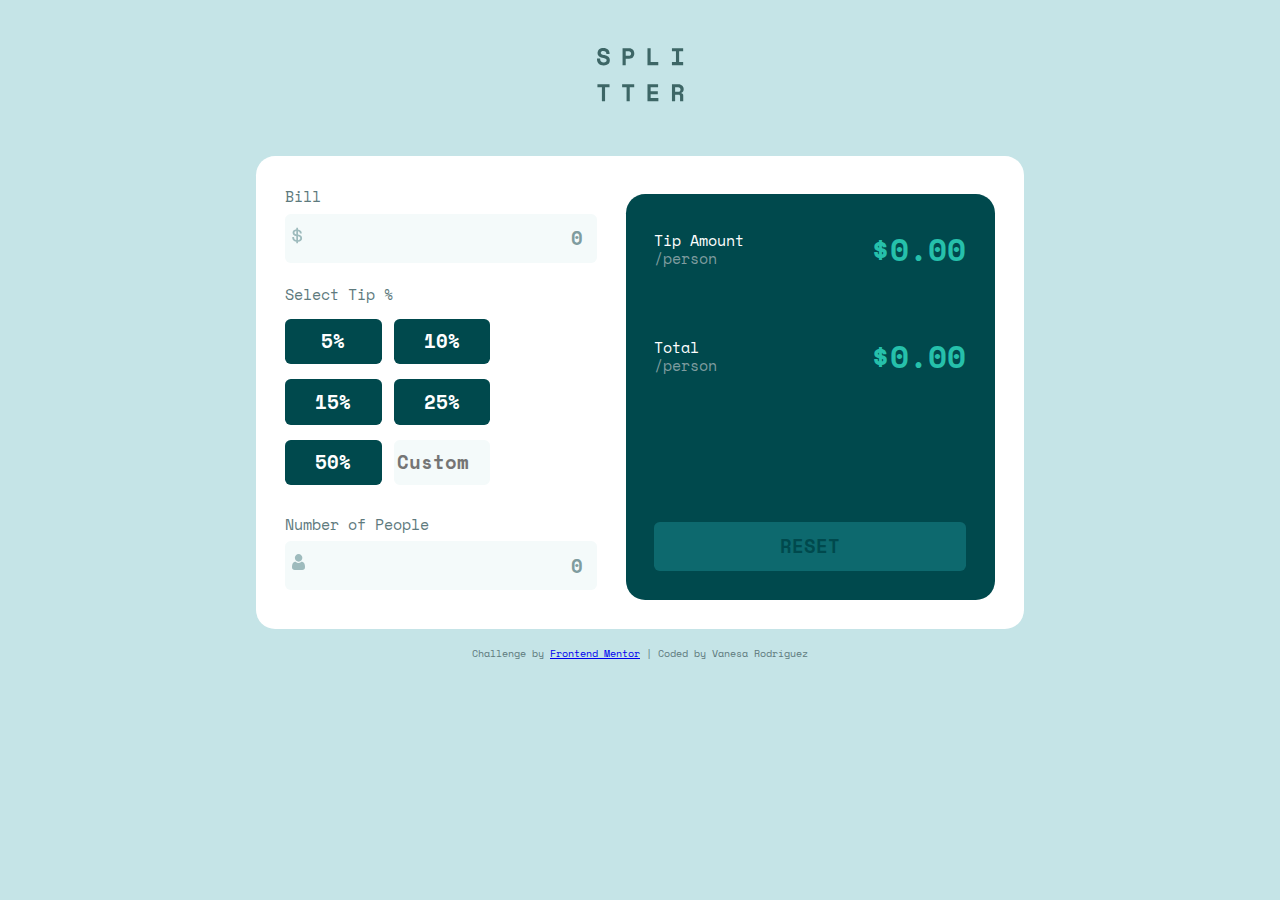
<file: Apps/tip-calculator-app-main/index.html>
<!DOCTYPE html>
<html lang="en">
<head>
  <meta charset="UTF-8">
  <meta name="viewport" content="width=device-width, initial-scale=1.0"> 
  <link rel="icon" type="image/png" sizes="32x32" href="./images/favicon-32x32.png">
  <link rel="stylesheet" href="css/normalize.css">
  <link rel="stylesheet" href="css/style.css">
  <title>Tip Calculator App</title>
</head>
<body>
  <!--Header-->
  <header class="header">
    <img src="images/logo.svg" alt="Logotipo" class="logotipo">
  </header>

  <main class="main">
    <!--Calculator Component-->
    <div class="calculator__tip">
      <div class="options__tip">
        <div class="insert__bill">
          <label for="bill">Bill</label>
          <input type="text" name="bill" id="bill" class="input__text" placeholder="0">
        </div>
        <div class="select__tip">
          <label>Select Tip %</label>
          <div class="btns__tip">
            <input type="button" class="tip" data-btn-tip="5" value="5%">
            <input type="button" class="tip" data-btn-tip="10" value="10%">
            <input type="button" class="tip" data-btn-tip="15" value="15%">
            <input type="button" class="tip" data-btn-tip="25" value="25%">
            <input type="button" class="tip" data-btn-tip="50" value="50%">
            <input type="text"  class="tip" id="custom" placeholder="Custom">
          </div>
        </div>
        <div class="people__tip">
          <label for="people">Number of People</label>
          <span class="people__warning"></span>
          <input type="text" name="people" id="people" class="input__text" placeholder="0">
        </div>
      </div>
      <div class="summary__tip">
        <div class="summary__amount">
          <div class="summary">
            <div class="paragrahps">
              <p class="amount__tip">Tip Amount</p>
              <p class="person">/person</p>
            </div>
            <p class="amount" id="amount"></p>
          </div>
        </div>
        <div class="summary__total">
          <div class="summary">
            <div class="paragraphs">
              <p class="total__tip">Total</p>
              <p class="person">/person</p>
            </div>
            <p class="total" id="total"></p>
          </div>
        </div>
        <input type="reset" value="Reset" id="reset">
      </div>
    </div>
  </main>
  <!--Footer-->
  <footer class="footer">
    <p class="attribution">Challenge by <a href="https://www.frontendmentor.io?ref=challenge" target="_blank">Frontend Mentor</a> | Coded by Vanesa Rodríguez</p>
  </footer>
</body>
<script src="js/script.js"></script>
</html>
</file>
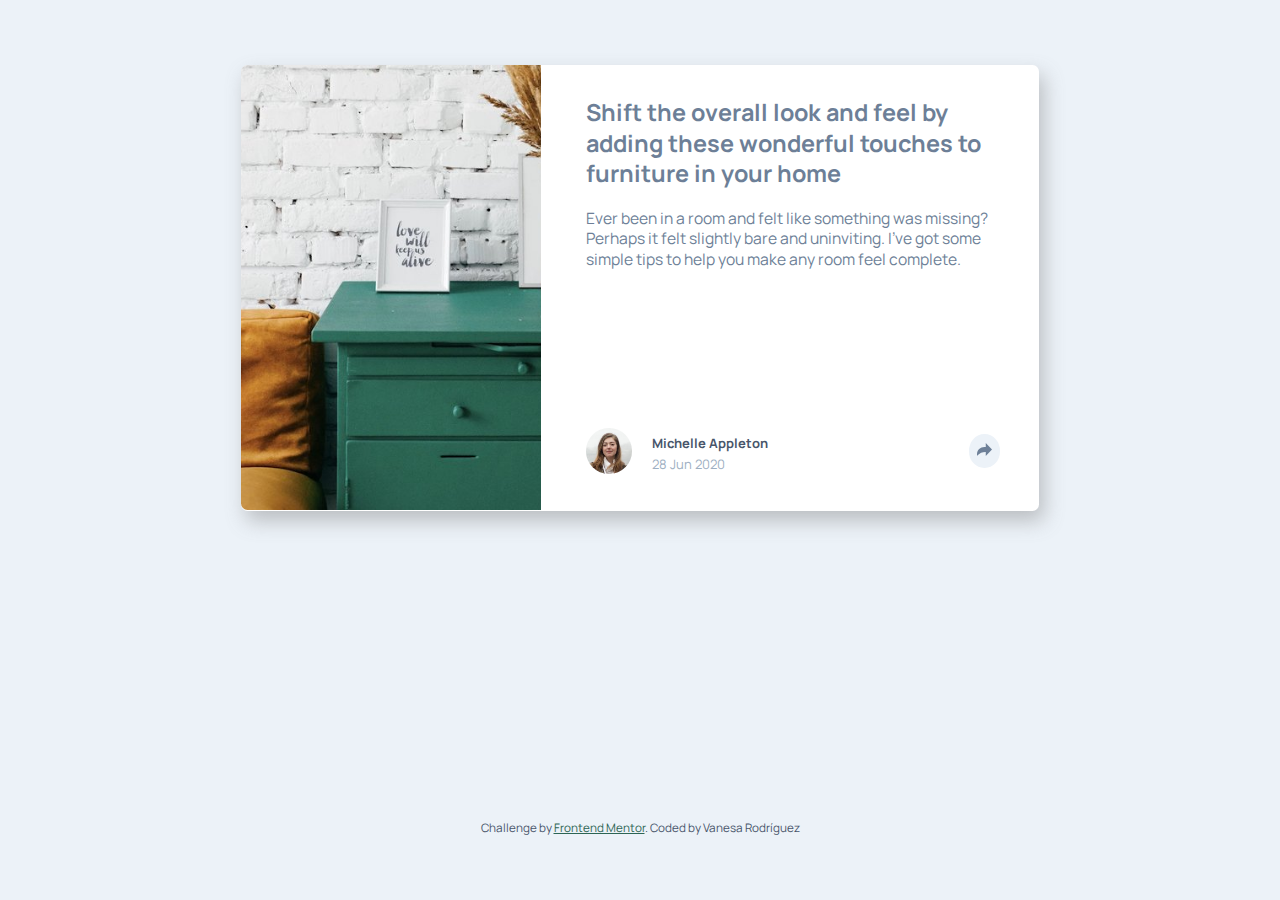
<file: Components/article-preview-component-master/index.html>
<!DOCTYPE html>
<html lang="en">
<head>
  <meta charset="UTF-8">
  <meta name="viewport" content="width=device-width, initial-scale=1.0"> 
  <link rel="stylesheet" href="css/normalize.css">
  <link rel="stylesheet" href="css/styles.css">
  <link rel="stylesheet" href="https://use.fontawesome.com/releases/v5.8.1/css/all.css" integrity="sha384-50oBUHEmvpQ+1lW4y57PTFmhCaXp0ML5d60M1M7uH2+nqUivzIebhndOJK28anvf" crossorigin="anonymous">
  <title>Article Preview Component</title>
</head>
<body>
  <main class="main">
    <article class="article">
      <div class="article__header">
        <img src="images/drawers.jpg" class="image__header" alt="Imagen con una mesa y decoración">
      </div>
      <div class="article__body">
        <h2 class="article__title">Shift the overall look and feel by adding these wonderful 
          touches to furniture in your home</h2>
          <p class="article__preview__paragrahp">Ever been in a room and felt like something was missing? Perhaps 
            it felt slightly bare and uninviting. I’ve got some simple tips 
            to help you make any room feel complete.</p>
      </div>
      <div class="article__footer">
        <img src="images/avatar-michelle.jpg" class="image__author" alt="Avatar de Michelle">
        <div class="article__publication">
          <p class="article__author text--bold">Michelle Appleton</p>
          <time class="article__date text--grayish">28 Jun 2020</time>
        </div>
        <div class="article__share">
          <a href="" class="share" id="share__btn"><img class="image__share" src="images/icon-share.svg" alt="Compartir artículo"></a>
        </div>
      </div>
      <tooltip class="tooltip__share">
        <p class="share__text">Share</p>
        <div class="share__icons">
          <a href="#" class="icon"><i class="fab fa-facebook-square fa-2x"></i></a>
          <a href="#" class="icon"><i class="fab fa-twitter fa-2x"></i></a>
          <a href="#" class="icon"><i class="fab fa-pinterest fa-2x"></i></a>
        </div>
      </tooltip>   
    </article>
  </main>

  <footer class="footer">
    <div class="attribution">
      <p class="attibution__paragraph">Challenge by <a href="https://www.frontendmentor.io?ref=challenge" target="_blank">Frontend Mentor</a>. 
        Coded by Vanesa Rodríguez</p>
    </div>
  </footer>
</body>
<script src="js/script.js"></script>
</html>
</file>
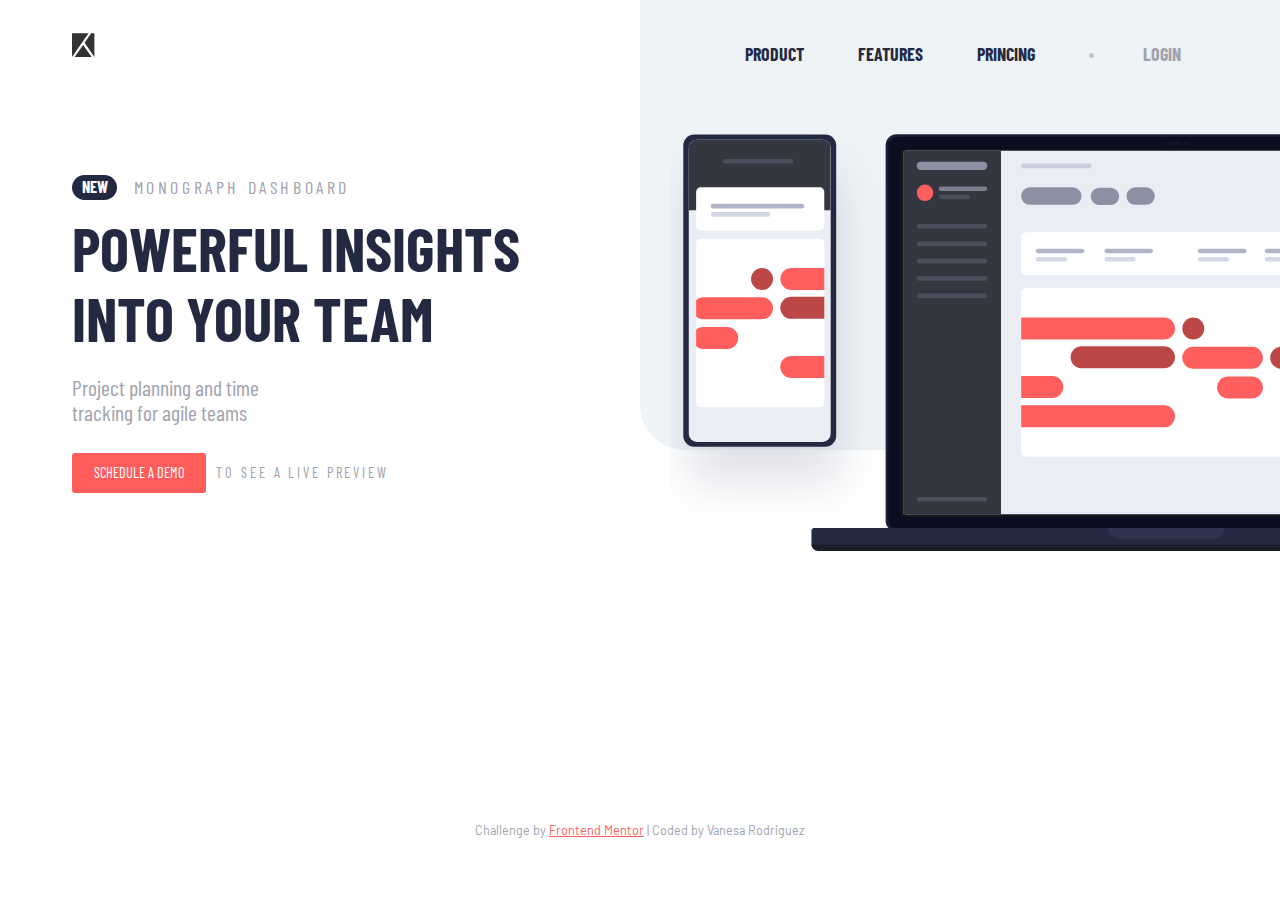
<file: Components/project-tracking-intro-component-master/index.html>
<!DOCTYPE html>
<html lang="es">
<head>
  <meta charset="UTF-8">
  <meta name="viewport" content="width=device-width, initial-scale=1.0"> <!-- displays site properly based on user's device -->
  <link rel="icon" type="image/png" sizes="32x32" href="./images/favicon-32x32.png">
  <link rel="stylesheet" href="css/normalize.css">
  <link rel="stylesheet" href="css/style.css">
  <title>Project tracking intro component</title>
</head>
<body>
  <header class="header">
    <img src="images/logo.svg" alt="Logotipo" class="header__logo">
    <div class="menu__mobile__icon">
      <img src="images/icon-hamburger.svg" alt="Menú principal" class="menu__btn --open">
      <img src="images/icon-close.svg" alt="" class="menu__close --close">
    </div>
    <nav class="menu__desktop nav">
      <ul class="menu__list__items">
        <li class="menu__item"><a href="#">Product</a></li>
        <li class="menu__item"><a href="#">Features</a></li>
        <li class="menu__item"><a href="#">Princing</a></li>
        <li class="menu__item"><a href="#">Login</a></li>
      </ul>
    </nav>
  </header>

  <div class="menu__mobile">
    <ul class="menu__list__items">
      <li class="menu__item"><a href="#">Product</a></li>
      <li class="menu__item"><a href="#">Features</a></li>
      <li class="menu__item"><a href="#">Princing</a></li>
      <li class="menu__item"><a href="#">Login</a></li>
    </ul>
  </div>

  <main class="main">
    <section class="main__dashboard">
      <div class="info__dashboard">
        <span class="new --upper">New</span>
        <h2 class="dashboard__subtitle --light --upper">Monograph Dashboard</h2>
      </div>
      <h1 class="dashboard__title --dark --upper">Powerful insights into your team</h1>
      <p class="dashboard__paragraph --light">Project planning and time tracking for agile teams</p>
      <div class="demo">
        <input type="button" value="Schedule a demo" class="btn__demo --upper">
        <span class="btn__span --light --upper">to see a live preview</span>
      </div>
    </section>
    <div class="main__image">
      <img src="images/illustration-devices.svg" alt="Imagen principal" class="ilustracion">
    </div>
  </main>

  <footer class="footer">
    <p class="attribution --light">Challenge by <a href="https://www.frontendmentor.io?ref=challenge" target="_blank">Frontend Mentor</a> |
      Coded by Vanesa Rodríguez</a></p>
  </footer>
</body>
<script src="js/script.js"></script>
</html>
</file>
<file: Apps/tip-calculator-app-main/css/style.css>
@import url('https://fonts.googleapis.com/css2?family=Space+Mono:wght@400;700&display=swap');

:root {
        --white: hsl(0, 0%, 100%);
        --cyan:hsl(172, 67%, 45%);
        --darkCyan: hsl(183, 100%, 15%);
        --blueLagoon: hsl(183, 79%, 24%);

        /* Dark grayish cyan*/
        --bayoux: hsl(186, 14%, 43%);
        --ziggurat: hsl(184, 14%, 56%);
        /*Light grayish cyan*/
        --onahau: hsl(185, 41%, 84%);
        --azure: hsl(189, 41%, 97%);

      
}


/* LAYOUT */
body {
        font-family: 'Space Mono', monospace;
        font-size: 24px;
        background-color: var(--onahau);
        color: var(--bayoux);
        display: flex;
        flex-direction: column;
        width: 100%;
}

/* header */
.header {
        padding: 2em;
        text-align: center;
}


/* Componente main */
.calculator__tip {
        width: 100%;
        border-radius: 1em;
        font-size: .8em;
        background-color: var(--white);
}

.options__tip,
.summary__tip {
        padding: .5em 1.5em;
}

/* ETIQUETAS para Bill y Number of People */

label { 
        display: block;
        position: relative;
        margin-top: 1.5em;
        margin-bottom: .5em;
        font-size: .8em;
}

label[for="bill"]::before,
label[for="people"]::before {
        position: absolute;
        content: url(../images/icon-dollar.svg);
        width: 100%;
        height: 100%;
        top: 2.5em;
        left: .5em;
        z-index: 5;
}

label[for="bill"]::before {
        content: url(../images/icon-dollar.svg);
}

label[for="people"]::before {
        content: url(../images/icon-person.svg);
}

label[for="people"]{
        display: inline-block;
}

.people__warning {
        display: inline-block;
        font-size: .6em;
        color: rgb(226, 8, 8);
       position: relative;
       right: -6em;
}

/* Inputs */

input[type=button],
input[type=reset],
input[type=text] {
        border-radius: .3em;
        border: 2px solid transparent;
        outline: none;
        font-weight: 700;
}


.input__text{
        width: 100%;
        padding: .6em;
        text-align: right;
        background-color: var(--azure);
        color: var(--darkCyan);
        caret-color: var(--cyan);
        transition: border 300ms ease;
}

.input__text.--active {
        border: 2px solid var(--cyan);
}

.input__text.--warning {
        border: 2px solid rgb(226, 8, 8);
}

.input__text::placeholder{
        color: var(--ziggurat);
}


/* Select tip inputs */

.inputs {
        display: flex;
        flex-flow: row wrap;
        justify-content: space-between;
}

.tip {
        width: 48%;
        padding-top:  .5em;
        padding-bottom: .5em;
        margin: .4em 0em;
        background-color: var(--darkCyan);
        color: var(--white);
        transition: background-color 300ms ease;
}
.tip:hover{
        background-color: var(--onahau);
        color: var(--darkCyan);
}

.tip.tip--selected {
        background-color: var(--cyan);
        color: var(--darkCyan);
}
.tip.tip--unselected {
        background-color: var(--darkCyan);
        color: var(--white);
}
.tip:nth-child(6){
        background-color: var(--azure);
        color: var(--bayoux);
        text-align: right;
        padding-right: 1em;
        border: 2px solid var(--azure);
        transition: border 300ms ease;
}
.tip:nth-child(6).tip--selected {
        border: 2px solid var(--cyan);
}


/* Sección resumen de propinas*/
.summary__tip {
        margin-top: 2em;
        background-color: var(--darkCyan);
        border-radius: 1em;
        font-weight: 500;
        padding-top: 2em;
}
.summary {
        color: var(--white);
        display: flex;
        flex-direction: row;
        justify-content: space-between;
        align-items: flex-end;
        margin-bottom: 2em;
        font-size: .8em;

}

.person {
        color: var(--ziggurat);
}


input[type=reset]{
        width: 100%;
        padding: .6em;
        text-transform: uppercase;
        background-color: var(--cyan);
        margin-bottom: 1em;
        color: var(--darkCyan);
        transition: background-color 300ms ease;
}

input[type=reset]:disabled {
        background-color: var(--blueLagoon);
}



.total,
.amount {
        color: var(--cyan);
        font-size: 2em;
        font-weight: 600;
        text-align: end;
}


/* DESKTOP
*************/

@media (min-width: 950px){
        body {
                height: 100vh;
        }
        .main {
                display: flex;
                justify-content: center;
        }
       .calculator__tip {
               width: 60%;
               display: flex;
               flex-direction: row;
               align-items: stretch;
               padding-bottom: 1.5em;

       }
       .options__tip,
       .summary__tip {
                width: 50%;
        }
       
        .summary__tip {
                margin-right: 1.5em;
                display: flex;
                flex-direction: column;
                justify-content: space-between;
        }

        .summary__total {
                transform: translateY(-2em);
        }
        .tip {
                width: 31%;
                cursor: pointer;
        }

        input[type=reset]:disabled {
                cursor: not-allowed;
        }
        input[type=reset]:disabled:hover{
                background-color: var(--blueLagoon);
        }
        input[type=reset]{
                cursor: pointer;
        }
        input[type=reset]:hover {
                background-color: var(--onahau);
        }
        
}



/* FOOTER*/
.footer {
        font-size: .4em;
        text-align: center;
        position: relative;
        top: 2em;
}
</file>
<file: Components/article-preview-component-master/css/styles.css>
@import url('https://fonts.googleapis.com/css2?family=Manrope:wght@500;700&display=swap');

:root {
    --darkblue: #48556a;
    --blue: #9eafc2;
    --lightblue: #ecf2f8;
    --desaturateblue: #6d7f97;
    --white: #fff;
    --eveningSea: #2c6554;

}


body {
    font-size: 13px;
    font-family: 'Manrope', sans-serif;
    background-color: var(--lightblue);
    width: 100%;
    min-height: 100vh;
    height: 100vh;
    display: flex;
    flex-direction: column;
    justify-content: center;
    align-items: center;
}

.main {
    height: 90%;
    display: flex;
    justify-content: center;
    padding-left: 2em;
    padding-right: 2em;
}


/*
 PREVIEW ARTÍCULO 
 ================= */

.article {
    background-color: var(--white);
    border-radius: .5em;
    position: relative;
    margin-top: 5em;
    margin-bottom: 2em;
}


@media (min-width: 1200px){
    .article {
        width: 65%;
        height: 55%;
        display: grid;
        grid-template-columns: 40% 60%;
        grid-template-rows: 90% 10%;
        box-shadow: 5px 10px 20px  rgba(119, 119, 119, 0.418);
    }
}

/* Encabezado del artículo*/
.article__header {
    height: 35%;
    width: 100%;
}

.image__header {
    width: 100%;
    height: 100%;
    object-fit: cover;
    object-position: 0% 20%;
    border-top-left-radius: .5em;
    border-top-right-radius: .5em;
}

@media (min-width: 1200px){
    .article__header {
        width: 94%;
        height: 100%;
        grid-column: 1/2;
        grid-row: 1/3;
    }
    .image__header {
        border-top-right-radius: 0;
        border-bottom-left-radius: .5em;
    }
}


/* Cuerpo del artículo */

.article__body {
    height: 40%;
    margin-top: 1em;
    margin-bottom: 2em;
    padding-left: 2em;
    padding-right: 2em;
    color: var(--desaturateblue);
}
.article__title {
    font-size: 1.3em;
    line-height: 1.3em;
}
.article__preview__paragrahp {
    font-size: 1.06em;
    line-height: 1.3em;
}

@media (min-width: 1200px){
    .article__body {
        grid-column: 2/3;
        grid-row: 1/2;
        padding: 0em 2em;
        margin-bottom: 0;
    }
    .article__title {
        font-size: 1.8em;
    }
    .article__preview__paragrahp {
        font-size: 1.2em;
    }
}

/* Footer del artículo*/
.article__footer {
    display: flex;
    flex-direction: row;
    justify-content: space-between;
    align-items: center;
   height: 20%;
   padding-left: 2em;
   padding-right: 2em;
   margin-top: -1.5em;
   
}

.image__author {
    width: 3.5em;
    border-radius: 50%;
}

.article__publication {
    padding-right: 4em;
    font-size: 1em;
    line-height: .6em;
    color: var(--darkblue);
}

.article__share {
    z-index: 5;
}

.share {
    background-color: var(--lightblue);
    padding: .6em;
    border-radius: 50%;
}
.tooltip__share {
    display: none;
}

@media (min-width: 1200px){
    .article__footer {
        grid-column: 2/3;
        grid-row: 2/3;
        padding-right: 3em;
    }
    .article__publication {
        margin-top: -.5em;
        margin-left: -10em;
    }
 
  
}


/* Footer article --active (share)*/
.tooltip__share.--show {
    position: absolute;
    display: flex;
    width: 100%;
    height: 20%;
    flex-direction: row;
    align-items: center;
    justify-content: flex-start;
    background-color: var(--darkblue);
    bottom: 0;
    left: 0;
    border-bottom-left-radius: .5em;
    border-bottom-right-radius: .5em;
    opacity: 1;
}

@media (min-width: 1200px){
    .tooltip__share.--show {
        width: 30%;
        border-radius: .5em;
        top: 10.5em;
        left: 51.5em;
        box-shadow: 0px 4px 15px  rgba(0, 0, 0, 0.39);
    }
    .tooltip__share.--show::after {
        position: absolute;
        content: "";
        bottom: -2em;
        left: 9em;
        border-left: 1em solid transparent;
        border-right: 1em solid transparent;
        border-top: 1em solid var(--darkblue);
        border-bottom: 1em solid transparent;
    }
    .tooltip__share.--show::before {
        position: absolute;
        content: "";
        bottom: -.8em;
        left: 9.5em;
        transform: rotate(135deg);
        box-shadow: 0px 0px 15px 5px rgba(0, 0, 0, 0.39);
      
    }
}
.share__text {
    color: var(--desaturateblue);
    text-transform: uppercase;
    font-size: 1.1em;
    letter-spacing: .3em;
    font-weight: 700;
    padding-left: 2em;
}

.icon {
    color: var(--lightblue);
    padding-left: 1em;
}

.share.--active {
    background-color: var(--desaturateblue);
}
.image__share.--active {
    filter: brightness(0) invert(1);
}

.tooltip__share {
    opacity: 0;
}


/* Otros estilos de fuentes */
.text--bold {
    font-weight: 700;
}
.text--grayish {
    color: var(--blue);
}

/* Footer */
.footer {
    font-size: 0.9em;
    text-align: center;
    height: 10%;
    color: var(--darkblue);
}
.attribution a {
    color: var(--eveningSea);
}
</file>
<file: Components/project-tracking-intro-component-master/css/style.css>
@import url('https://fonts.googleapis.com/css2?family=Barlow&family=Barlow+Condensed:wght@400;700&display=swap');


:root {
        --bittersweet: #ff5c5c;
        --salmon: #FF7D7D;
        --logan: #a0a1ac;
        --ghost: #C2C3CA;
        --aliceBlue:  #eef3f6;
        --midnight: #242942;
}

/*
LAYOUT
========= */

body {
        position: relative;
        font-family: 'Barlow', sans-serif;
        font-weight: 400;
        font-size: 18px;
        width: 100%;
}

body::before {
        position: absolute;
        content: "";
        width: 50%;
        height: 47%;
        background-color: var(--aliceBlue);
        border-bottom-left-radius: 2.5em;
        z-index: -5;
        right: 0;
        
}


.--light {
        color: var(--logan);
}

.--upper {
        text-transform: uppercase;
}

@media (min-width:768px){
        body::before {
                height: 65%;
        }
}

@media (min-width:1200px){
        body {
                height: 100vh;
                overflow: hidden;
        }
        body::before {
                height: 50%;
        }
}


/* =============
HEADER
============== */

.header {
        display: flex;
        flex-direction: row;
        justify-content: space-between;
        align-items: center;
        font-family:  'Barlow', sans-serif;
        padding: 2em;
        height: 10%;
}

.header__logo {
        width: 1.3em;
}


/* Iconos menú movil*/

.menu__btn.--open {
        position: relative;
}

.menu__btn.--close {
        display: none;
}
.menu__close {
        position: absolute;
        right: 2.1em;
        top: 2.1em;
        display: none;
}

.menu__close.--open {
        display: block;
}

/* Barra navegación desktop oculto*/ 
.menu__desktop {
        display: none;
}


@media (min-width: 768px){
       .menu__mobile__icon {
               display: none;
       }
}
@media (min-width: 1200px){
        .header {
                padding-left: 4em;
                padding-right: 4em;
                height: 10%;
        }
}


/* =============
MENÚ MÓVIL
============== */

.menu__mobile {
        position: fixed;
        background-color: #fff;
        box-shadow: 5px 5px 20px rgba(128, 128, 128, 0.5) ;
        padding-left: 1em;
        padding-right: 1em;
        width: 80%;
        left: 100%;
        top: -25%;
        transition: all 1.5s ease-in-out;

}

.menu__mobile.--active {
        left: 10%;
        top: 15%;

}

.menu__list__items {
        list-style: none;
        padding-left: 0;
        text-align: center;
        display: flex;
        flex-direction: column;
        align-items: center;
        text-transform: uppercase;
        font-family: 'Barlow Condensed', sans-serif;
        font-weight: 700;

}
.menu__item {
        width: 100%;
        margin-top: 1em;
}


.menu__item a {
        color: var(--midnight);
        text-decoration: none;
}


.menu__mobile .menu__item:nth-of-type(4) {
        border-top: 1px solid var(--aliceBlue);
        padding-top: 1em;
}

.menu__item:nth-child(4) a{
        color: var(--logan);
}

@media (min-width: 768px){
        .menu__mobile {
                display: none;
        }
 }

 
/* NAVBAR 
============= */
@media (min-width: 768px){

 /* Barra de navegación */

       .menu__desktop {
               display: block;
       }
       .nav .menu__list__items {
               flex-direction: row;
               align-items: flex-end;
       }
       .nav .menu__item {
               padding-left: 1.5em;
               padding-right: 1.5em;
       }

       .nav .menu__item:nth-child(4){
               position: relative;
               margin-left: 3em;
       }
       .nav .menu__item:nth-child(4)::before {
               position: absolute;
               content: "";
               width: .3em;
               height: .3em;
               border-radius: 50%;
               left: -1.5em;
               top: .5em;
               background-color: var(--ghost);

       }

      .nav .menu__item a {
               position: relative;
       }

       /* Efecto underline hover */
       .nav .menu__item a::after {
               content: "";
               position: absolute;
               bottom: 0;
               left: 50%;
               height: 2px;
               width: 0%;
               background-color: var(--midnight);
               transition: ease 0.5s;
       }
       .nav .menu__item:nth-child(4) a::after {
               background-color: var(--logan);
       }
       .nav .menu__item a:hover::after {
                width: 100%;
                left: 0em;
       }    
}


/* =============
MAIN
============== */

.main {
        font-family: 'Barlow Condensed', sans-serif;
        display: flex;
        flex-direction: column-reverse;
        justify-content: flex-start;
}

.main__dashboard {
        padding: 2em;
        margin-top: 2em;
}

.info__dashboard {
        display: flex;
        flex-direction: row;
        align-items: center;
}

.new {
        background-color: var(--midnight);
        padding: .2em .6em;
        color: white;
        border-radius: 1.5em;
        margin-right: 1em;
        font-weight: 700;
        font-size: 0.9em;
}

.dashboard__subtitle {
        letter-spacing: .2em;
        font-weight: 400;
        font-size: 1em;
}

.dashboard__title {
        margin-top: 0;
        margin-bottom: 0;
        color: var(--midnight);
        font-size: 2.2em;
}

.dashboard__paragraph {
        font-size: 1.2em;
        padding-right: 2em;
}
.demo {
        margin-bottom: 3em;
        margin-top: 2em;
        font-family: 'Barlow Condensed', sans-serif;
        font-size: .8em;
}
.btn__demo {
        border: none;
        outline: none;
        background-color: var(--bittersweet);
        padding: .8em 1em;
        color: #fff;
        border-radius: .2em;
        transition: background-color ease 1s;
}
.btn__demo:hover {
        background-color: var(--salmon);
}
.btn__span {
        padding-left: .5em;
        letter-spacing: .2em;
}

@media  (min-width: 900px){
        .btn__demo {
                cursor: pointer;
                padding-left: 1.5em;
                padding-right: 1.5em;
        }
}


/* Imagen principal de la página*/

.main__image {
        padding: .5em;
        overflow-x: hidden;
}

.ilustracion {
        width: 141%;
}


@media (min-width: 600px){
        .ilustracion {
                width: 110%;
                object-fit: contain;
                object-position: 9em;
        }
}

@media (min-width: 900px){
        .ilustracion {
                width: 144%;
        }
        .main {
                flex-direction: row;
        }
        .dashboard__title {
                font-size: 3em;
        }
}

@media (min-width: 1200px){
        .main {
                padding-left: 2em;
                height: 80%;
        }
       .dashboard__title {
               padding-right: 1em;
               font-size: 3.4em;
       }
       .dashboard__paragraph {
               padding-right: 16em;
       }
       .main__image {
               margin-top: 2em;
               padding: 0;
       }
       .ilustracion {
               object-fit: contain;
               object-position: -1.5em;
       }


}

/* =============
FOOTER
============== */

.footer{
        overflow: hidden;
}
.attribution { font-size: .7em; text-align: center; }
.attribution a { color: var(--bittersweet); } 

@media (min-width: 1200px){
        .footer {
                height: 10%;
        }
}
</file>
